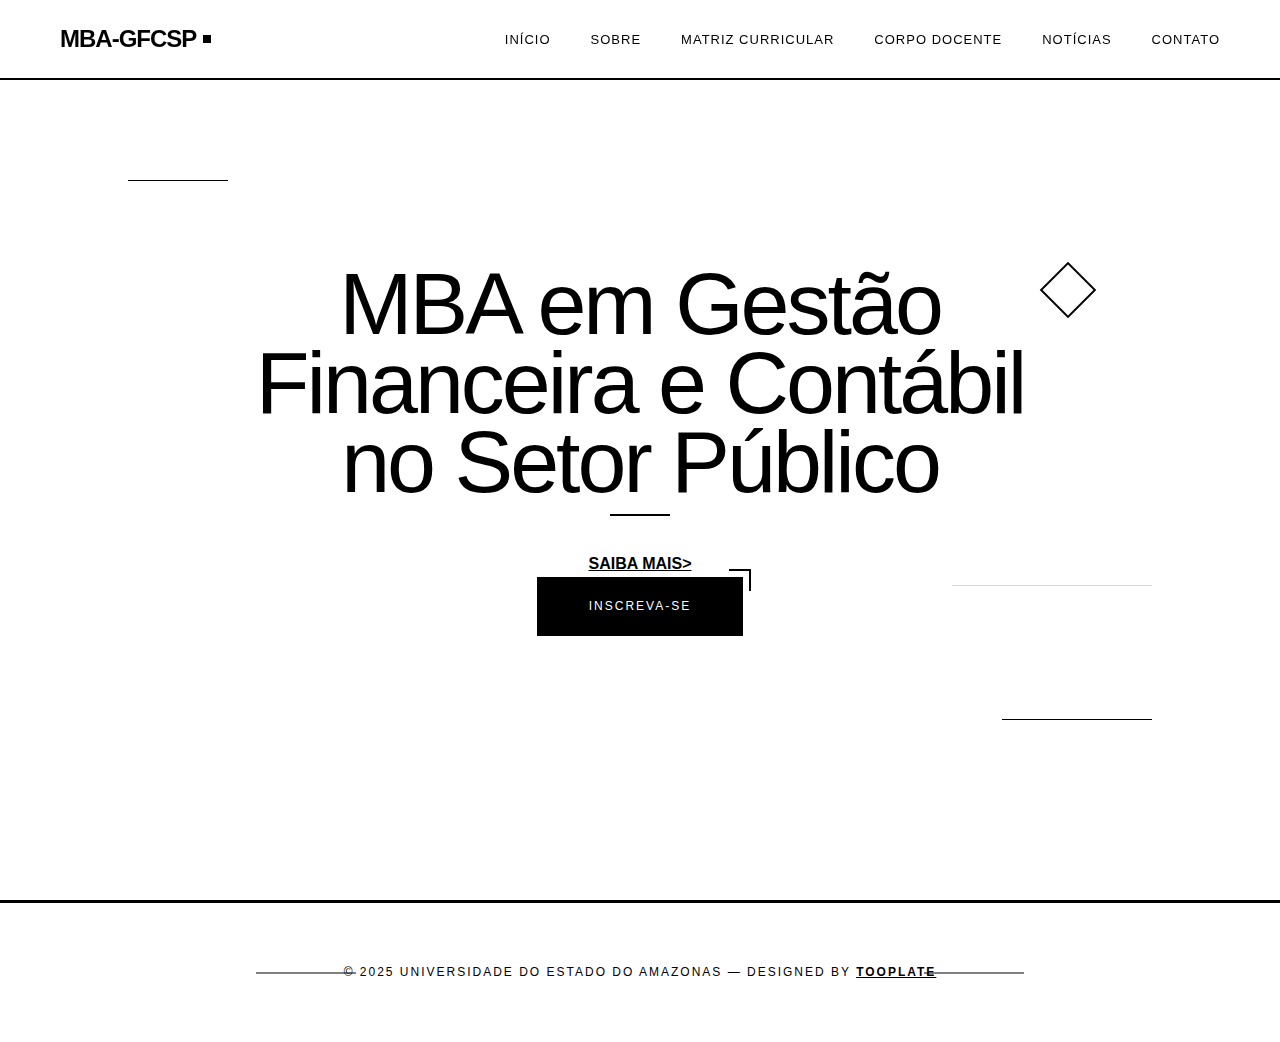
<file: index.html>
<!DOCTYPE html>
<html lang="pt-BR">
<head>
    <meta charset="UTF-8">
    <meta name="viewport" content="width=device-width, initial-scale=1.0">
    <title>MBA-GFCSP</title>
    <link href="index_style.css" rel="stylesheet">
    
</head>
<body>
    <!-- Navegação -->
    <nav id="navbar">
        <div class="nav-container">
            <a href="#home" class="logo">MBA-GFCSP</a>
            <div class="menu-toggle" id="menuToggle">
                <span></span>
                <span></span>
                <span></span>
            </div>
            <ul class="nav-links" id="navLinks">
                <li><a href="index.html" class="nav-link">INÍCIO</a></li>
                <li><a href="sobre.html" class="nav-link">SOBRE</a></li>
                <li><a href="matriz.html" class="nav-link">MATRIZ CURRICULAR</a></li>
                <li><a href="docente.html" class="nav-link">CORPO DOCENTE</a></li>
                <li><a href="Blog.html" class="nav-link">NOTÍCIAS</a></li>
                <li><a href="contato.html" class="nav-link">CONTATO</a></li>
            </ul>
        </div>
    </nav>

    <!-- Section 1: Hero -->
    <section id="home" class="hero">
        <!-- Animated Objects (Reduced) -->
        <div class="floating-objects">
            <div class="floating-circle"></div>
            <div class="floating-circle"></div>
            <div class="floating-square"></div>
            <div class="floating-line"></div>
        </div>
        
        <div class="hero-decoration"></div>
        <div class="hero-content">
            <h1>MBA em Gestão Financeira e Contábil no Setor Público</h1>
            <p class="subtitle"></p><a href="sobre.html" style="color: #000; font-weight: 700;" >SAIBA MAIS></a></p>
            <a href="#about" class="cta-button">INSCREVA-SE</a>
        </div>
    </section>

   

    <!-- Footer -->
    <footer>
        <p>© 2025 Universidade do Estado do Amazonas — Designed by <a href="https://www.tooplate.com" target="_blank" rel="nofollow noopener" style="color: #000; font-weight: 700;">Tooplate</a></p>
    </footer>
<script src="mba-script.js"></script>
</body>
</html>
</file>
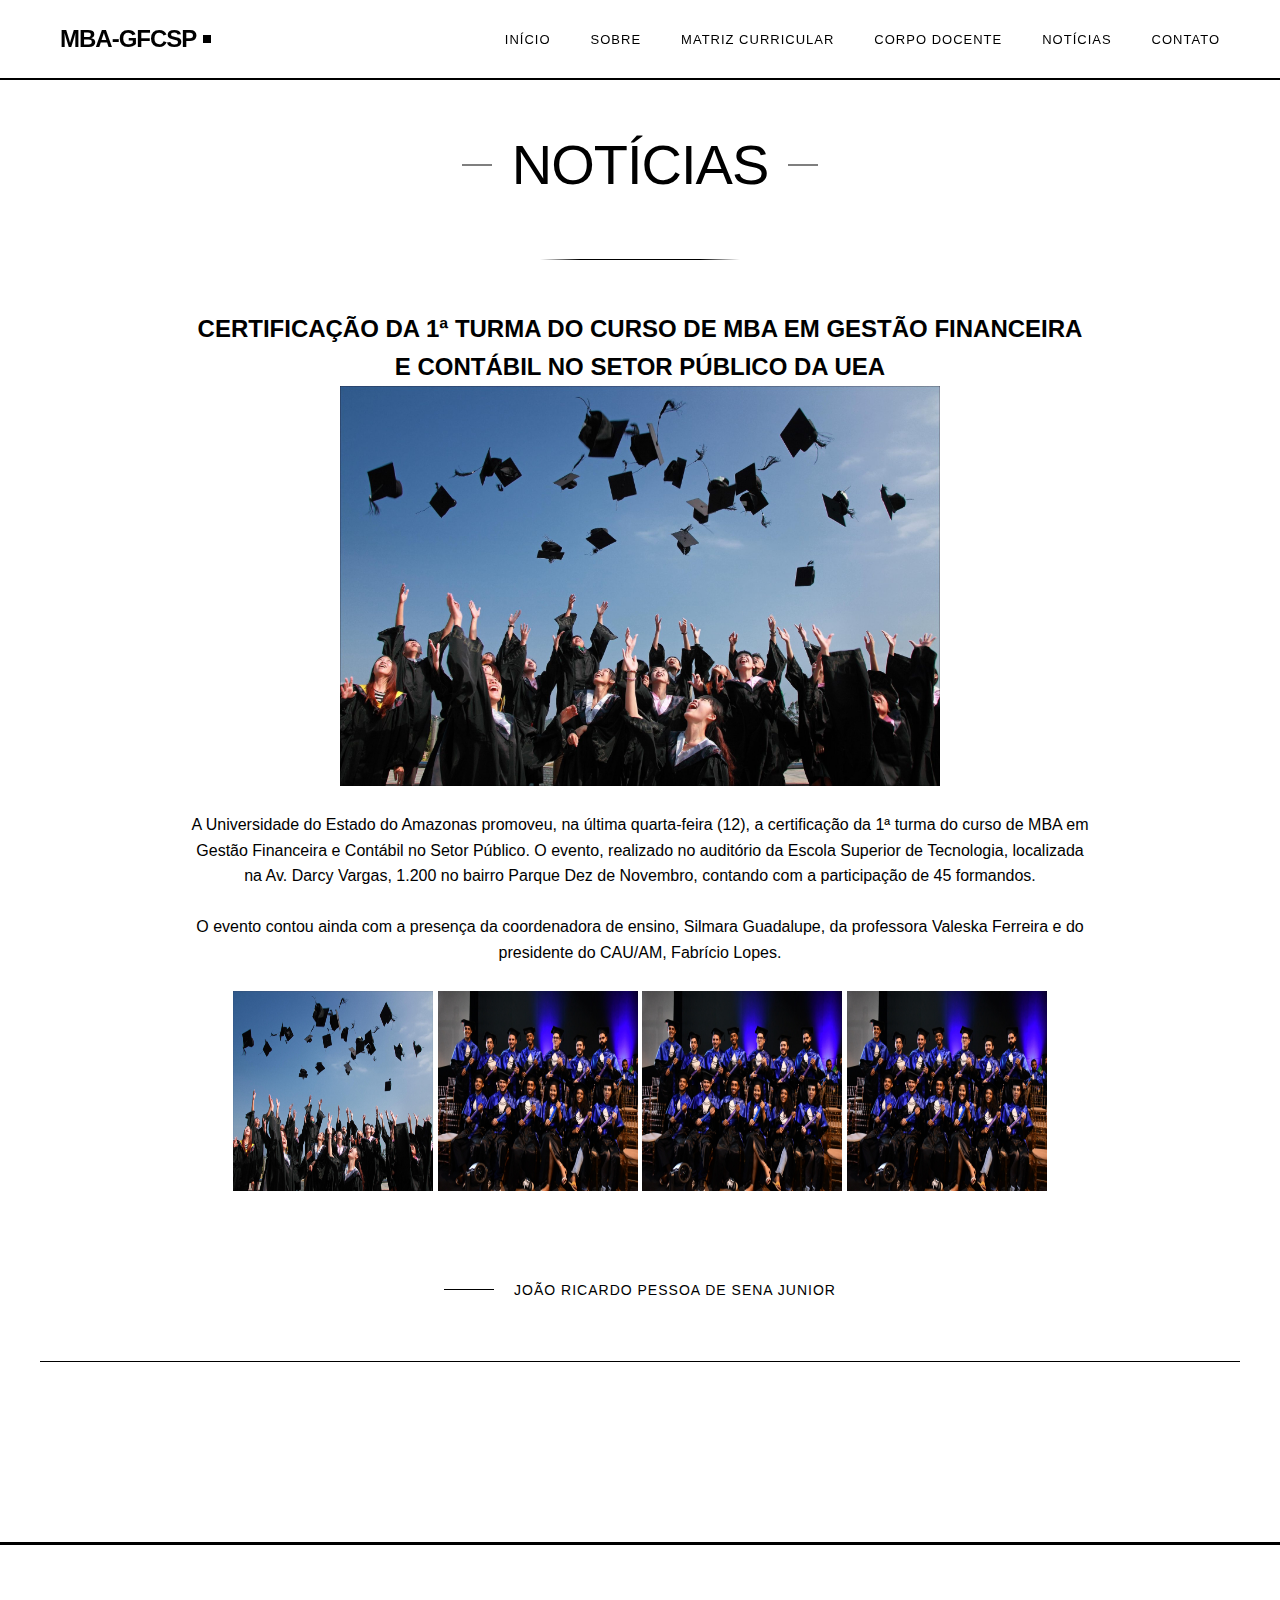
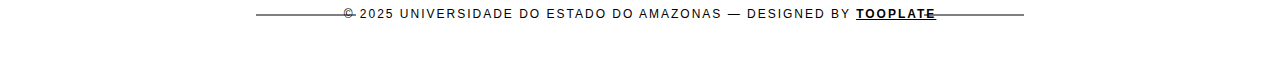
<file: Blog.html>
<!DOCTYPE html>
<html lang="pt-BR">
<head>
    <meta charset="UTF-8">
    <meta name="viewport" content="width=device-width, initial-scale=1.0">
    <title>MBA-GFCSP</title>
    <link href="index_style.css" rel="stylesheet">
    

</head>
<body>
    <!-- Navegação -->
    <nav id="navbar">
        <div class="nav-container">
            <a href="#home" class="logo">MBA-GFCSP</a>
            <div class="menu-toggle" id="menuToggle">
                <span></span>
                <span></span>
                <span></span>
            </div>
            <ul class="nav-links" id="navLinks">
                <li><a href="index.html" class="nav-link">INÍCIO</a></li>
                <li><a href="sobre.html" class="nav-link">SOBRE</a></li>
                <li><a href="matriz.html" class="nav-link">MATRIZ CURRICULAR</a></li>
                <li><a href="docente.html" class="nav-link">CORPO DOCENTE</a></li>
                <li><a href="Blog.html" class="nav-link">NOTÍCIAS</a></li>
                <li><a href="contato.html" class="nav-link">CONTATO</a></li>
            </ul>
        </div>
    </nav>

    <!-- Section 1: Hero -->
     <section>

   
      <section id="about" class="about">
        <div class="container">
            <div class="services-header fade-in">
                <h2>NOTÍCIAS</h2>
            </div>
            
            <div class="about-intro fade-in">
                <div class="quote-block">
                    <article>  
                    <span class="quote-mark"></span>
                    <h2>CERTIFICAÇÃO DA 1ª TURMA DO CURSO DE MBA EM GESTÃO FINANCEIRA E CONTÁBIL NO SETOR PÚBLICO DA UEA</h2> <!-- título da notícia -->

                    <div class="Carrossel">
                    <div class="slides">
                        <img src="Fotos\Noticias\Cert01.jpeg" alt="Descrição da imagem 1" width="600" height="400">
                        <!-- <div class="slides2"><img src="Fotos\Noticias\Cert02.jpeg" alt="Descrição da imagem 1"width="400" height="400"></div>-->
                    </div> 
                    </div>
                        <br>
                        <p>A Universidade do Estado do Amazonas promoveu, na última quarta-feira (12), a certificação da 1ª turma do curso de MBA em Gestão Financeira e Contábil no Setor Público. O evento, realizado no auditório da Escola Superior de Tecnologia, localizada na Av. Darcy Vargas, 1.200 no bairro Parque Dez de Novembro, contando com a participação de 45 formandos.</p>
                        <br>
                        </p>O evento contou ainda com a presença da coordenadora de ensino, Silmara Guadalupe, da professora Valeska Ferreira e do presidente do CAU/AM, Fabrício Lopes.</p><br>
                        
                        <div class="img_noticia">
                            <img src="Fotos\Noticias\Cert01.jpeg" alt="Descrição da imagem 1" width="200" height="200">
                            <img src="Fotos\Noticias\Cert02.jpeg" alt="Descrição da imagem 1" width="200" height="200">
                            <img src="Fotos\Noticias\Cert02.jpeg" alt="Descrição da imagem 1" width="200" height="200">
                            <img src="Fotos\Noticias\Cert02.jpeg" alt="Descrição da imagem 1" width="200" height="200">
                        </div>
               
                </div>
            </div>                           
                    <div class="quote-author"> <!-- Autor da notícia -->
                        <span class="author-line"></span>
                        <p>JOÃO RICARDO PESSOA DE SENA JUNIOR</p>
                    </div>

                    </article>  <div class="black-line"></div>
                    <!--
                    <article>  
                    <span class="quote-mark"></span>
                    <h2>CERTIFICAÇÃO DA 1ª TURMA DO CURSO DE MBA EM GESTÃO FINANCEIRA E CONTÁBIL NO SETOR PÚBLICO DA UEA</h2> 

                    <div class="carousel-container">
                    
                        <div class="slides">
                            <img src="Fotos\Noticias\Cert01.jpeg" alt="Descrição da imagem 1" width="600" height="400">
                        </div>
                    </div>
                        <br>
                        <p>A Universidade do Estado do Amazonas promoveu, na última quarta-feira (12), a certificação da 1ª turma do curso de MBA em Gestão Financeira e Contábil no Setor Público. O evento, realizado no auditório da Escola Superior de Tecnologia, localizada na Av. Darcy Vargas, 1.200 no bairro Parque Dez de Novembro, contando com a participação de 45 formandos.</p>
                        <br>
                        </p>O evento contou ainda com a presença da coordenadora de ensino, Silmara Guadalupe, da professora Valeska Ferreira e do presidente do CAU/AM, Fabrício Lopes.</p><br>
                        /* https://faculdadesantateresa.edu.br/faculdade-santa-teresa-realiza-colacao-de-grau-da-1a-turma-de-arquitetura-e-urbanismo/ /*
                             <div class="carousel-container">
                    
                        <div class="slides">
                            <img src="Fotos\Noticias\Cert01.jpeg" alt="Descrição da imagem 1" width="200" height="200">
                            <img src="Fotos\Noticias\Cert02.jpeg" alt="Descrição da imagem 1" width="200" height="200">
                            <img src="Fotos\Noticias\Cert01.jpeg" alt="Descrição da imagem 1" width="200" height="200">
                            <img src="Fotos\Noticias\Cert01.jpeg" alt="Descrição da imagem 1" width="200" height="200">
                            <img src="Fotos\Noticias\Cert01.jpeg" alt="Descrição da imagem 1" width="200" height="200">
                            <img src="Fotos\Noticias\Cert01.jpeg" alt="Descrição da imagem 1" width="200" height="200">
                        </div>
                    </div>

                    <div class="quote-author"> 
                        <span class="author-line"></span>
                        <p>Nelson Rolihlahla Mandela</p>
                    </div> -->
                    </article> 

                </div>
            </div>

</section>


    <!-- Footer -->
    <footer>
        <p>© 2025 Universidade do Estado do Amazonas — Designed by <a href="https://www.tooplate.com" target="_blank" rel="nofollow noopener" style="color: #000; font-weight: 700;">Tooplate</a></p>
    </footer>
<script src="mba-script.js"></script>
</body>
</html>
</file>
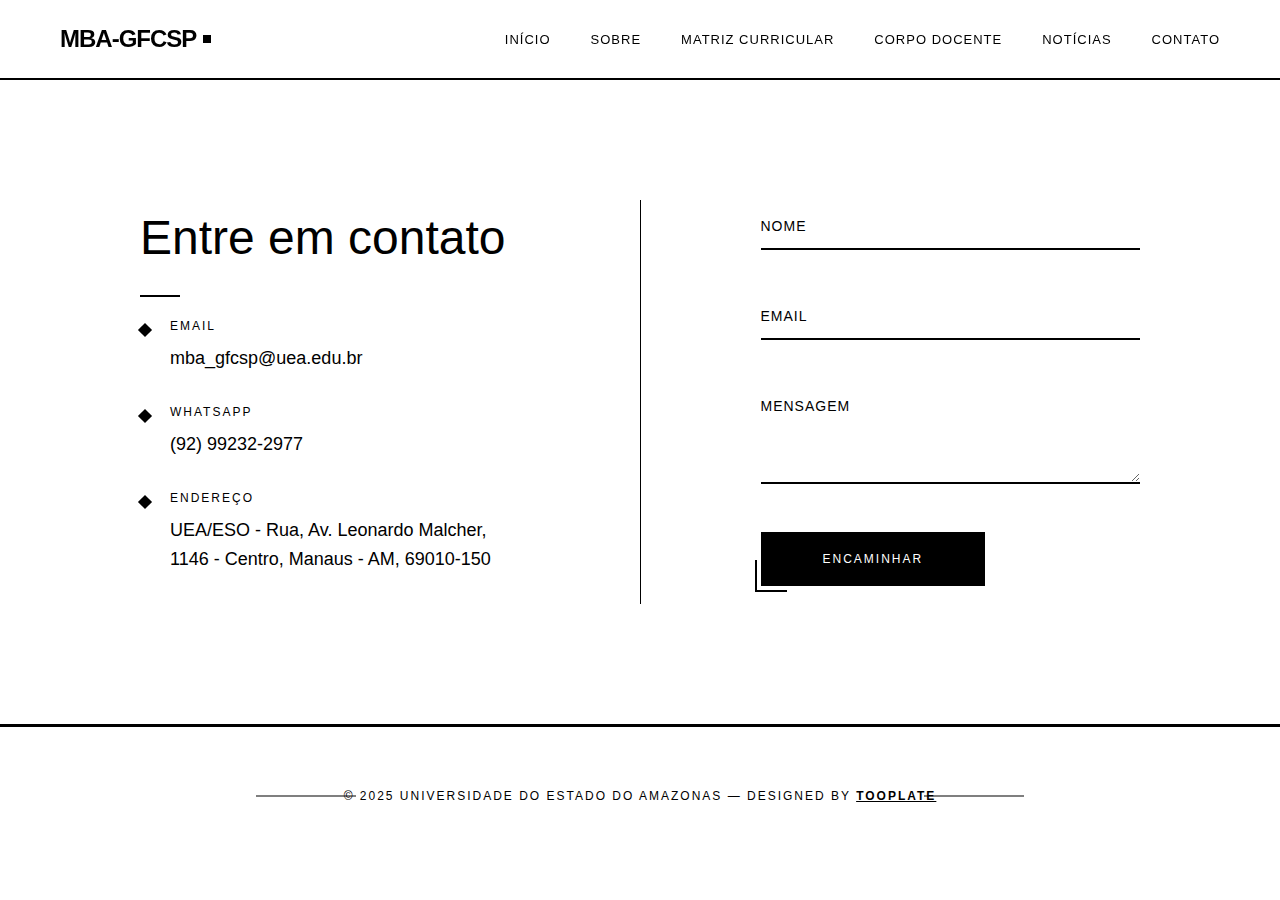
<file: contato.html>
<!DOCTYPE html>
<html lang="pt-BR">
<head>
    <meta charset="UTF-8">
    <meta name="viewport" content="width=device-width, initial-scale=1.0">
    <title>MBA-GFCSP</title>
    <link href="index_style.css" rel="stylesheet">
    
</head>
<body>
    <!-- Navegação -->
    <nav id="navbar">
        <div class="nav-container">
            <a href="#home" class="logo">MBA-GFCSP</a>
            <div class="menu-toggle" id="menuToggle">
                <span></span>
                <span></span>
                <span></span>
            </div>
            <ul class="nav-links" id="navLinks">
                <li><a href="index.html" class="nav-link">INÍCIO</a></li>
                <li><a href="sobre.html" class="nav-link">SOBRE</a></li>
                <li><a href="matriz.html" class="nav-link">MATRIZ CURRICULAR</a></li>
                <li><a href="docente.html" class="nav-link">CORPO DOCENTE</a></li>
                <li><a href="Blog.html" class="nav-link">NOTÍCIAS</a></li>
                <li><a href="contato.html" class="nav-link">CONTATO</a></li>
            </ul>
        </div>
    </nav>

    
    <!-- Section 4: Informações de Contato -->
    <section id="contact" class="contact">
        <div class="container">
            <div class="contact-grid fade-in">
                <div class="contact-info">
                    <h2>Entre em contato</h2>
                    <div class="info-item">
                        <h4>Email</h4>
                        <p>mba_gfcsp@uea.edu.br</p>
                    </div>
                    <div class="info-item">
                        <h4>WhatsApp</h4>
                        <p>(92) 99232-2977</p>
                    </div>
                    <div class="info-item">
                        <h4>Endereço</h4>
                        <p>UEA/ESO - Rua, Av. Leonardo Malcher, 1146 - Centro, Manaus - AM, 69010-150
                        </p>
                    </div>
                </div>
                
                <div class="contact-divider"></div>
                
                <div class="contact-form">
                    <form>
                        <div class="form-group">
                            <input type="text" placeholder=" " required>
                            <label>Nome</label>
                        </div>
                        <div class="form-group">
                            <input type="email" placeholder=" " required>
                            <label>Email</label>
                        </div>
                        <div class="form-group">
                            <textarea rows="4" placeholder=" " required></textarea>
                            <label>Mensagem</label>
                        </div>
                        <button type="submit" class="submit-btn">Encaminhar</button>
                    </form>
                </div>
            </div>
        </div>
    </section>

    <!-- Footer -->
    <footer>
        <p>© 2025 Universidade do Estado do Amazonas — Designed by <a href="https://www.tooplate.com" target="_blank" rel="nofollow noopener" style="color: #000; font-weight: 700;">Tooplate</a></p>
    </footer>
<script src="mba-script.js"></script>
</body>
</html>
</file>
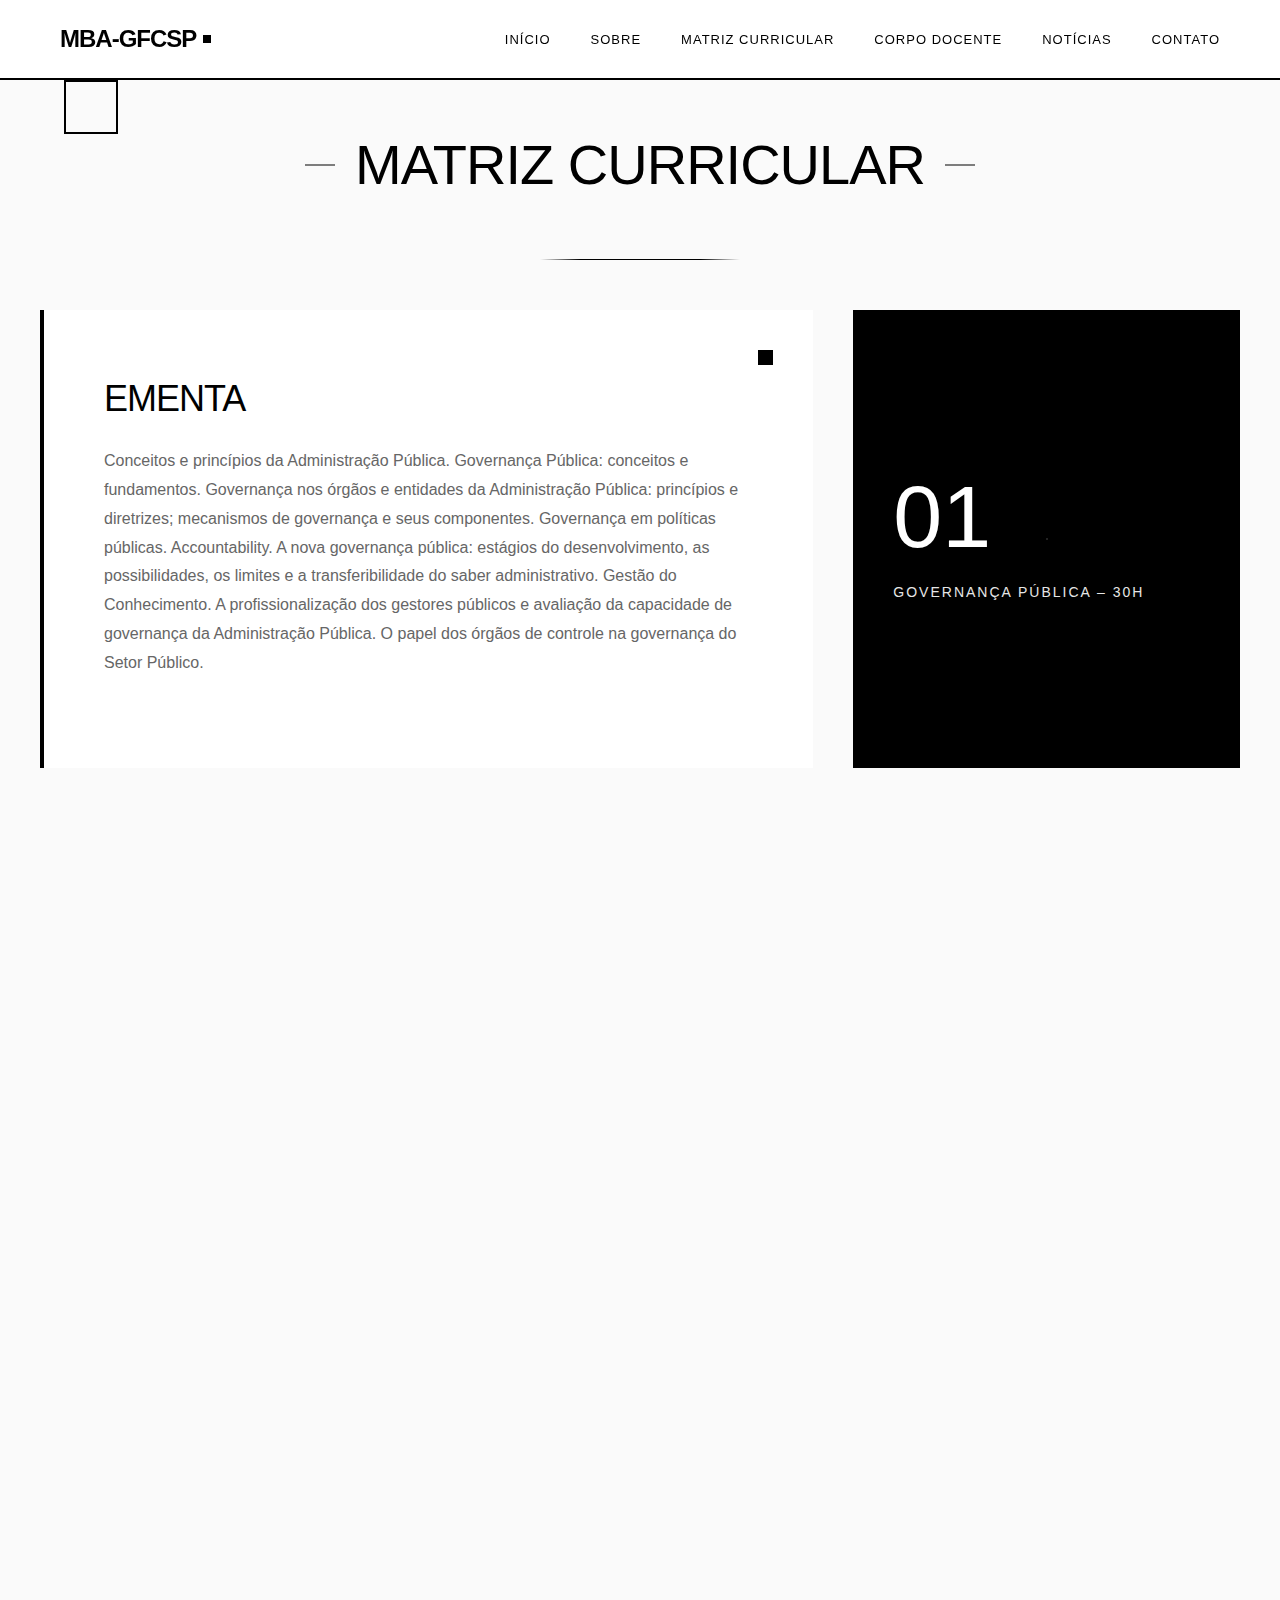
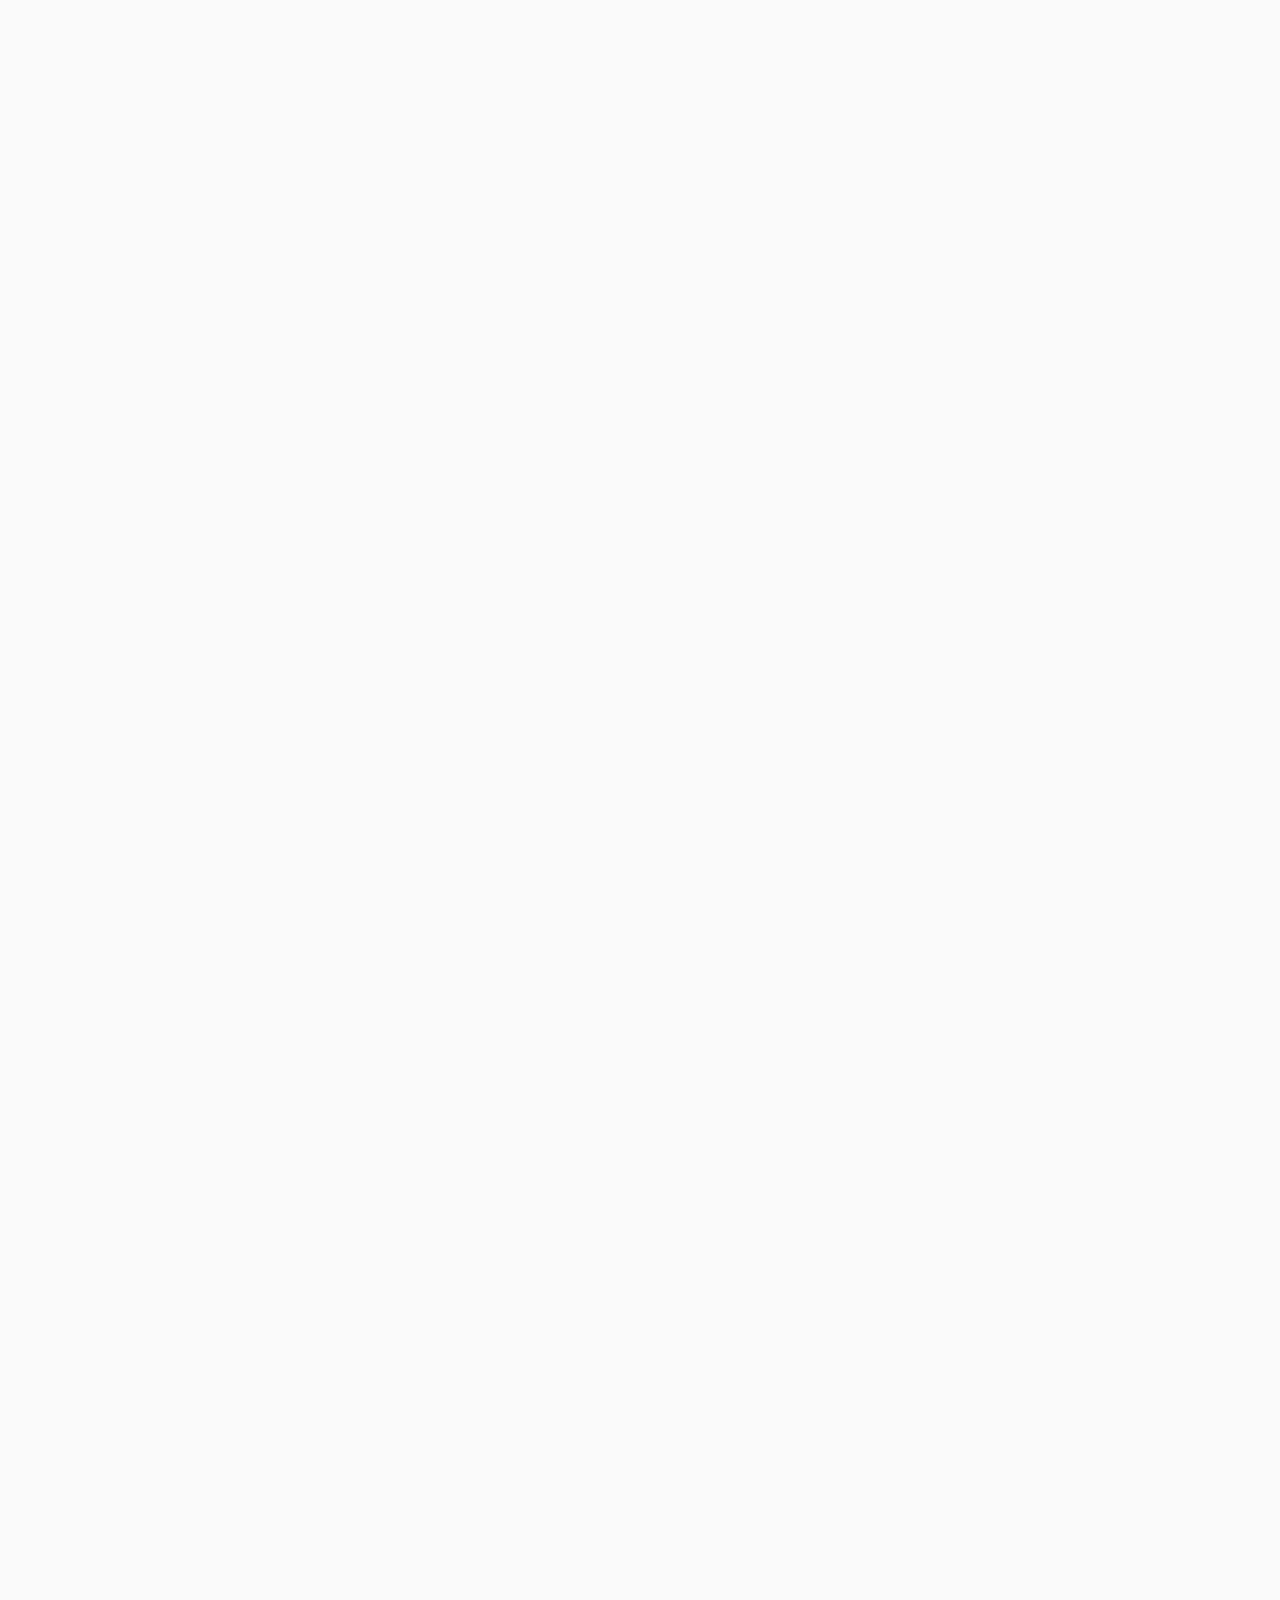
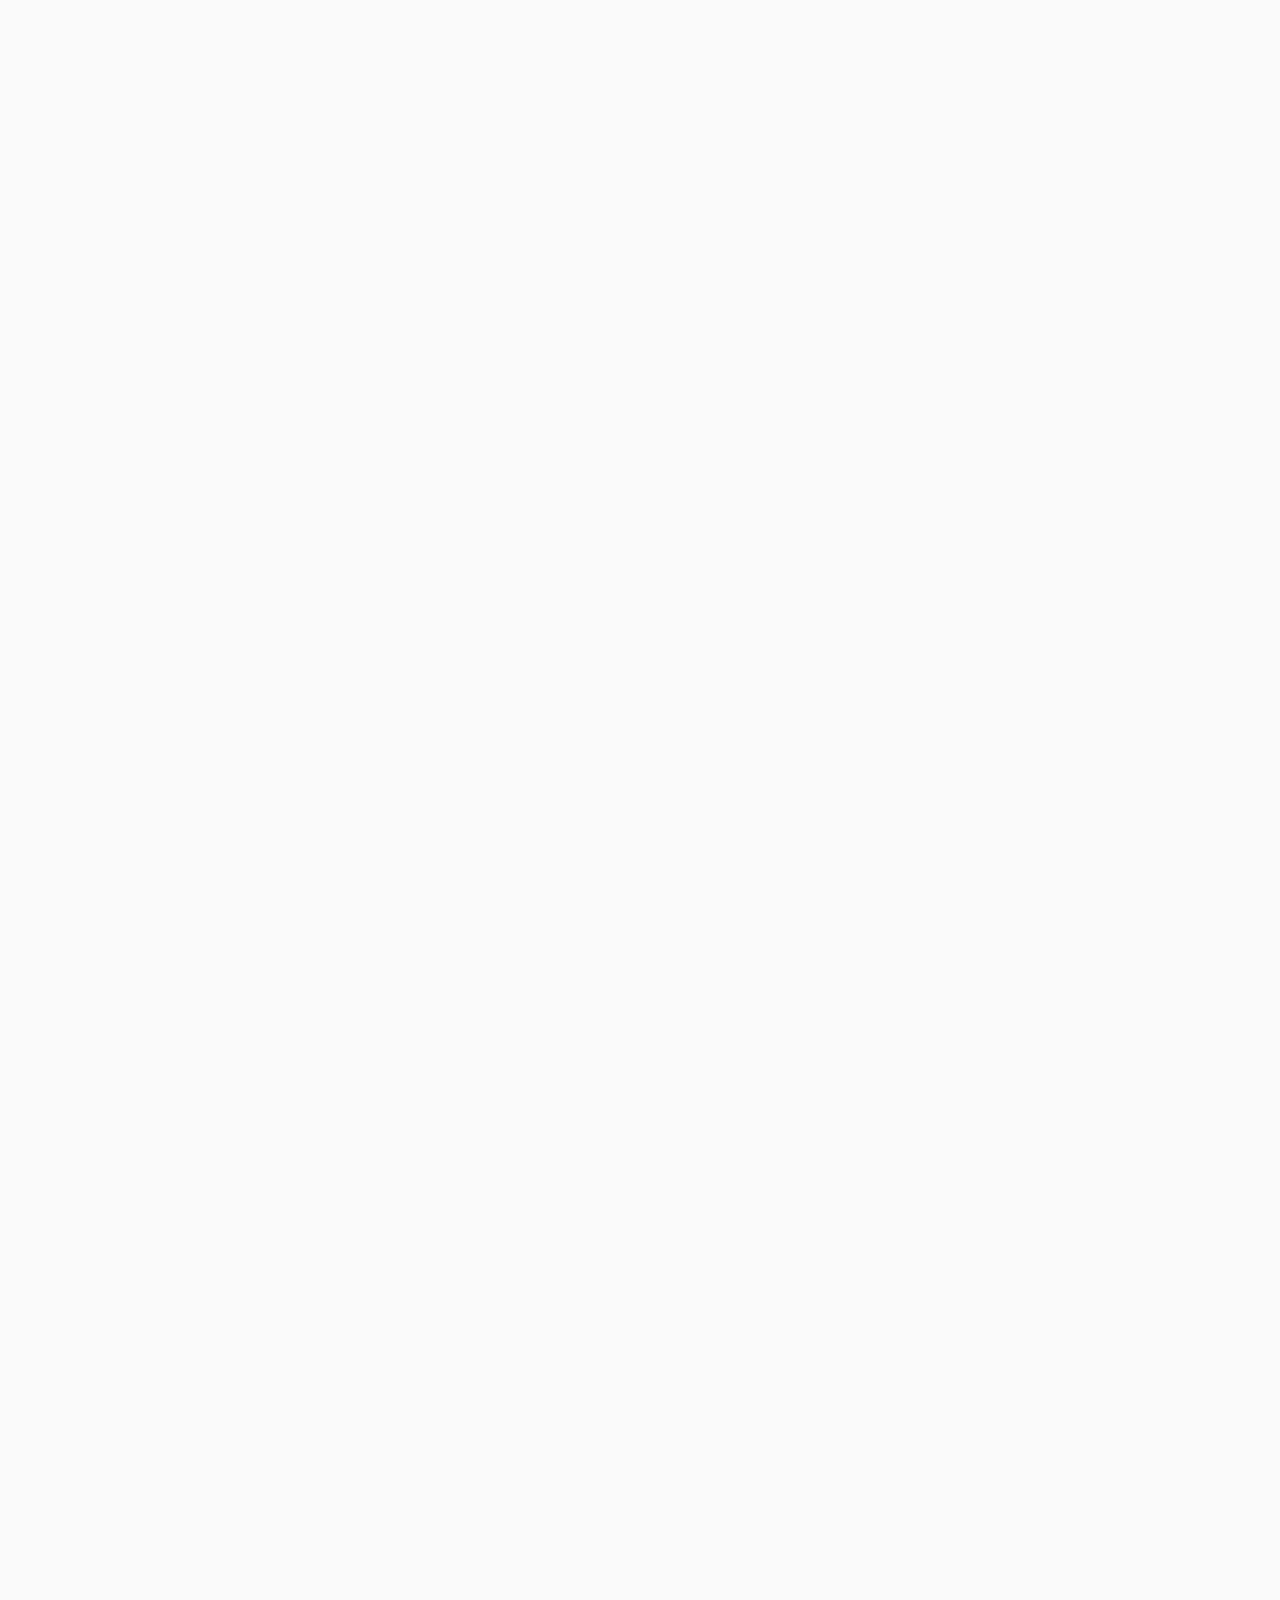
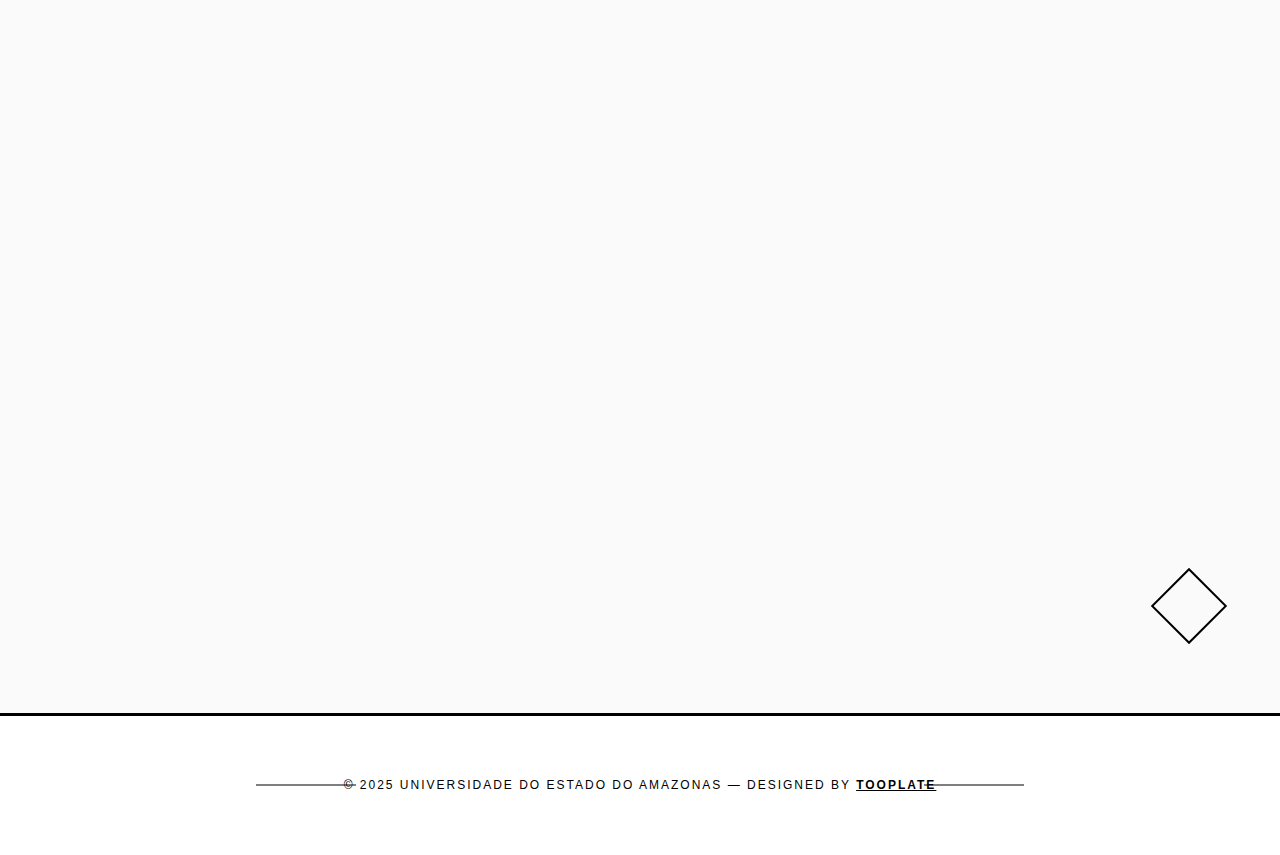
<file: matriz.html>
<!DOCTYPE html>
<html lang="pt-BR">
<head>
    <meta charset="UTF-8">
    <meta name="viewport" content="width=device-width, initial-scale=1.0">
    <title>MBA-GFCSP</title>
    <link href="index_style.css" rel="stylesheet">
    
</head>
<body>
    <!-- Navegação -->
    <nav id="navbar">
        <div class="nav-container">
            <a href="#home" class="logo">MBA-GFCSP</a>
            <div class="menu-toggle" id="menuToggle">
                <span></span>
                <span></span>
                <span></span>
            </div>
            <ul class="nav-links" id="navLinks">
                <li><a href="index.html" class="nav-link">INÍCIO</a></li>
                <li><a href="sobre.html" class="nav-link">SOBRE</a></li>
                <li><a href="matriz.html" class="nav-link">MATRIZ CURRICULAR</a></li>
                <li><a href="docente.html" class="nav-link">CORPO DOCENTE</a></li>
                <li><a href="Blog.html" class="nav-link">NOTÍCIAS</a></li>
                <li><a href="contato.html" class="nav-link">CONTATO</a></li>
            </ul>
        </div>
    </nav>
    <!-- Section 3: Matriz Curricular -->
    <section id="services" class="services">
        <div class="container">
            <div class="services-header fade-in">
                <h2>MATRIZ CURRICULAR</h2>
            </div>
            
            <div class="asymmetric-grid fade-in">
                <div class="service-large">
                    <h3>EMENTA</h3>
                    <p>Conceitos e princípios da Administração Pública. Governança Pública: conceitos e fundamentos. Governança nos órgãos e entidades da Administração Pública: princípios e diretrizes; mecanismos de governança e seus componentes. Governança em políticas públicas. Accountability. A nova governança pública: estágios do desenvolvimento, as possibilidades, os limites e a transferibilidade do saber administrativo. Gestão do Conhecimento.  A profissionalização dos gestores públicos e avaliação da capacidade de governança da Administração Pública. O papel dos órgãos de controle na governança do Setor Público.</p>
                    
                </div>
                <div class="service-small">
                    <div class="service-number">01</div>
                    <h4>GOVERNANÇA PÚBLICA – 30H</h4>
                </div>
            </div>
            
            <div class="asymmetric-grid reverse fade-in">
                <div class="service-small">
                    <div class="service-number">02</div>
                    <h4>PLANEJAMENTO PÚBLICO – 30H</h4>
                </div>
                <div class="service-large">
                    <h3>EMENTA</h3>
                    <p>Conceito de Estado. Estruturas do estado contemporâneo. Intervenção do Governo na Economia. Planejamento Governamental Conceito, finalidade e princípios orçamentários. Instrumentos de Planejamento: Plano Plurianual (PPA), Lei de Diretrizes Orçamentárias (LDO) e Lei Orçamentária Anual (LOA). Aspectos Gerais da Lei de Responsabilidade Fiscal (LRF) no que tange o Orçamento Público. Planejamento Estratégico na Administração Pública.</p>
            </div>
            </div>
            
            <div class="asymmetric-grid fade-in">
                <div class="service-large">
                    <h3>EMENTA</h3>
                    <p>Tipos de Orçamentos.  Fontes de Direito Financeiro. O ciclo orçamentário. Elaboração do orçamento. Receita e Despesa Pública: Conceitos, classificações, estágios.  Restos a pagar processados e não processados. Despesas de exercícios anteriores. Créditos adicionais. Dívida ativa. Crédito Público. </p>
                </div>
                <div class="service-small">
                    <div class="service-number">03</div>
                    <h4>ORÇAMENTO PÚBLICO  30H</h4>
                </div>
            </div>

       <div class="asymmetric-grid reverse fade-in">
                <div class="service-small">
                    <div class="service-number">04</div>
                    <h4>CONTABILIDADE PÚBLICA – 30H</h4>
                </div>
                <div class="service-large">
                    <h3>EMENTA</h3>
                    <p>Normas Internacionais de Contabilidade Aplicadas ao Setor Público publicadas pelo IFAC (IPSAS). Plano de Contas Aplicado ao Setor Público. Natureza da informação contábil. Demonstrações Contábeis Aplicadas ao Setor Público: Balanço Patrimonial, Demonstração das Variações Patrimoniais, Demonstração das Mutações do Patrimônio Líquido, Demonstração dos Fluxos de Caixa, Balanço Orçamentário, Balanço Financeiro e Notas Explicativas.  Parcerias governamentais e convênios.</p>
                </div>
            </div>

            <div class="asymmetric-grid fade-in">
                <div class="service-large">
                    <h3>EMENTA</h3>
                    <p>Objetivos da análise das Demonstrações Contábeis do Setor Público. Métodos de análise: análise vertical, análise horizontal e indicadores econômicos e financeiros. Desenvolvimento de relatórios e pareceres de desempenho econômico-financeiro.</p>
                </div>
                <div class="service-small">
                    <div class="service-number">05</div>
                    <h4>ANÁLISE DAS DEMONSTRAÇÕES FINANCEIRAS – 30H</h4>
                </div>
            </div>

            <div class="asymmetric-grid reverse fade-in">
                <div class="service-small">
                    <div class="service-number">06</div>
                    <h4>LEI DE RESPONSABILIDADE FISCAL – 30H</h4>
                </div>
                <div class="service-large">
                    <h3>EMENTA</h3>
                    <p>Responsabilidade fiscal: conceitos e gestão responsável. Pilares da Lei de Responsabilidade Fiscal: planejamento, transparência, controle e responsabilidade. Equilíbrio entre receitas e despesas. Limites impostos: Despesa com pessoal, dívida, endividamento e operações de crédito, antecipação de Receita Orçamentária, garantia e contragarantias e restos a pagar. Relatórios Resumidos da Execução Orçamentária (RREO) e Relatórios de Gestão Fiscal (RGF).</p>
                </div>
            </div>


            <div class="asymmetric-grid fade-in">
                <div class="service-large">
                    <h3>EMENTA</h3>
                    <p>A controladoria e a estrutura de governança no setor público. Visão de controle no setor público brasileiro: controle interno, controle externo e controle social. Controle legislativo: fiscalização e controle dos atos do Poder Executivo e da Administração Indireta. Controle jurisdicional: posteriori, legalidade dos atos administrativos, revogação e anulação. Avaliação de desempenho no Setor Público. Sistemas de informações sobre gestão pública. Reforma do Estado e Administração Pública Gerencial: as contribuições do New Public Management (NPM) no setor público. Gestão da qualidade do gasto no setor público. Controle de legalidade e legitimidade. Controle e a obrigação de prestar contas (accountability).</p>
                </div>
                <div class="service-small">
                    <div class="service-number">07</div>
                    <h4>CONTROLADORIA E PRESTAÇÃO DE CONTAS – 30H</h4>
                </div>
            </div>

            <div class="asymmetric-grid reverse fade-in">
                <div class="service-small">
                    <div class="service-number">08</div>
                    <h4>AUDITORIA GOVERNAMENTAL E COMPLIANCE – 30H</h4>
                </div>
                <div class="service-large">
                    <h3>EMENTA</h3>
                    <p>Conceitos e objetivos da auditoria governamental. Tipos de fiscalização: contábil, financeira, orçamentária, patrimonial e operacional. Aspectos fiscalizados: legalidade, legitimidade, economicidade, aplicação de subvenções, renúncia de receitas. Tipos de auditoria governamental: operacional e de regularidade (conformidade e financeira). Etapas e desenvolvimento da auditoria de conformidade e da auditoria financeira. </p>
                </div>
            </div>

<div class="asymmetric-grid fade-in">
                <div class="service-large">
                    <h3>EMENTA</h3>
                    <p>Sistema de custos: conceitos e objetivos. Conceitos fundamentais de custos na gestão pública: custo controlável, direto, fixo, indireto, não controlável, variável, de suporte, finalísticos; desembolso; gasto; investimento; perda. Definição dos objetos de custos. Principais métodos de custeio conforme a NBC TSP 34: direto, variável, por absorção parcial e por absorção integral (pleno).</p>
                </div>
                <div class="service-small">
                    <div class="service-number">09</div>
                    <h4>CUSTOS NA GESTÃO PÚBLICA – 30H</h4>
                </div>
            </div>

<div class="asymmetric-grid reverse fade-in">
                <div class="service-small">
                    <div class="service-number">10</div>
                    <h4>GESTÃO ECONÔMICA DO SETOR PÚBLICO – 30H</h4>
                </div>
                <div class="service-large">
                    <h3>EMENTA</h3>
                    <p>O papel do estado na economia de mercado. Falhas de mercado. Falhas do governo. Financiamento das políticas públicas. O gasto público. Política fiscal e estabilização da economia. Dívida pública. A política de incentivos fiscais. Federalismo fiscal. Política fiscal e distribuição de renda.</p>
                </div>
            </div>

<div class="asymmetric-grid fade-in">
                <div class="service-large">
                    <h3>EMENTA</h3>
                    <p>Cultura e clima organizacional. Competências gerenciais. Desenvolvimento na carreira. Fatores responsáveis pela formação, manutenção e desenvolvimento de equipes de alto desempenho. Gerenciamento de conflitos e negociação. Comunicação. Tomada de decisão. </p>
                </div>
                <div class="service-small">
                    <div class="service-number">11</div>
                    <h4>DESENVOLVIMENTO GERENCIAL NO SETOR PÚBLICO – 30H</h4>
                </div>
            </div>

            <div class="asymmetric-grid reverse fade-in">
                <div class="service-small">
                    <div class="service-number">12</div>
                    <h4>MÉTODOS DE PESQUISA E PRODUÇÃO CIENTÍFICA – 30H</h4>
                </div>
                <div class="service-large">
                    <h3>EMENTA</h3>
                    <p>Métodos de Estudo. Ciência, Metodologia e Pesquisa Científica. Tipos e Estratégias de Pesquisa. O projeto de pesquisa. Instrumentos e Técnicas de Coleta, Análise e Interpretação de Dados. Estrutura e Organização de Trabalhos Científicos. Linguagem Científica, Plágio e Apresentação de Trabalhos em Bancas Examinadoras. Estratégias de Publicação em Livros e Periódicos. </p>
                </div>
            </div>

            <!--<div class="asymmetric-grid fade-in"> \\MODELO - LADO DIREITO// 
                <div class="service-large">
                    <h3>MODELO LADO DIREITO </h3>
                    <p>MODELO - NÃO APAGAR</p>
                    <a href="#contact" class="service-tag">Discover</a>
                </div>
                <div class="service-small">
                    <div class="service-number">xx</div>
                    <h4>Vision Focused</h4>
                </div>
            </div> -->

            <!-- <div class="asymmetric-grid reverse fade-in"> \\MODELO - LADO ESQUERDO//
                <div class="service-small">
                    <div class="service-number">12</div>
                    <h4>MODELO</h4>
                </div>
                <div class="service-large">
                    <h3>TITULO</h3>
                    <p>TEXTO. </p>
                    <a href="#contact" class="service-tag">Explore</a>
                </div>
            </div> -->

        </div>
    </section>

<!--
    <div class="coordenador-card">
  <a href="URL_DO_LINK_DO_COORDENADOR" target="_blank" rel="noopener noreferrer">
    <img src="caminho/para/foto.jpg" alt="Foto de [Nome do Coordenador]" title="Veja o perfil de [Nome do Coordenador]">
    <h3>[Nome do Coordenador]</h3>
    <p>
      [Breve resumo das qualificações e responsabilidades do coordenador.]
    </p>
  </a>
</div>
-->
       <!-- Footer -->
    <footer>
        <p>© 2025 Universidade do Estado do Amazonas — Designed by <a href="https://www.tooplate.com" target="_blank" rel="nofollow noopener" style="color: #000; font-weight: 700;">Tooplate</a></p>
    </footer>
<script src="mba-script.js"></script>
</body>
</html>
</file>
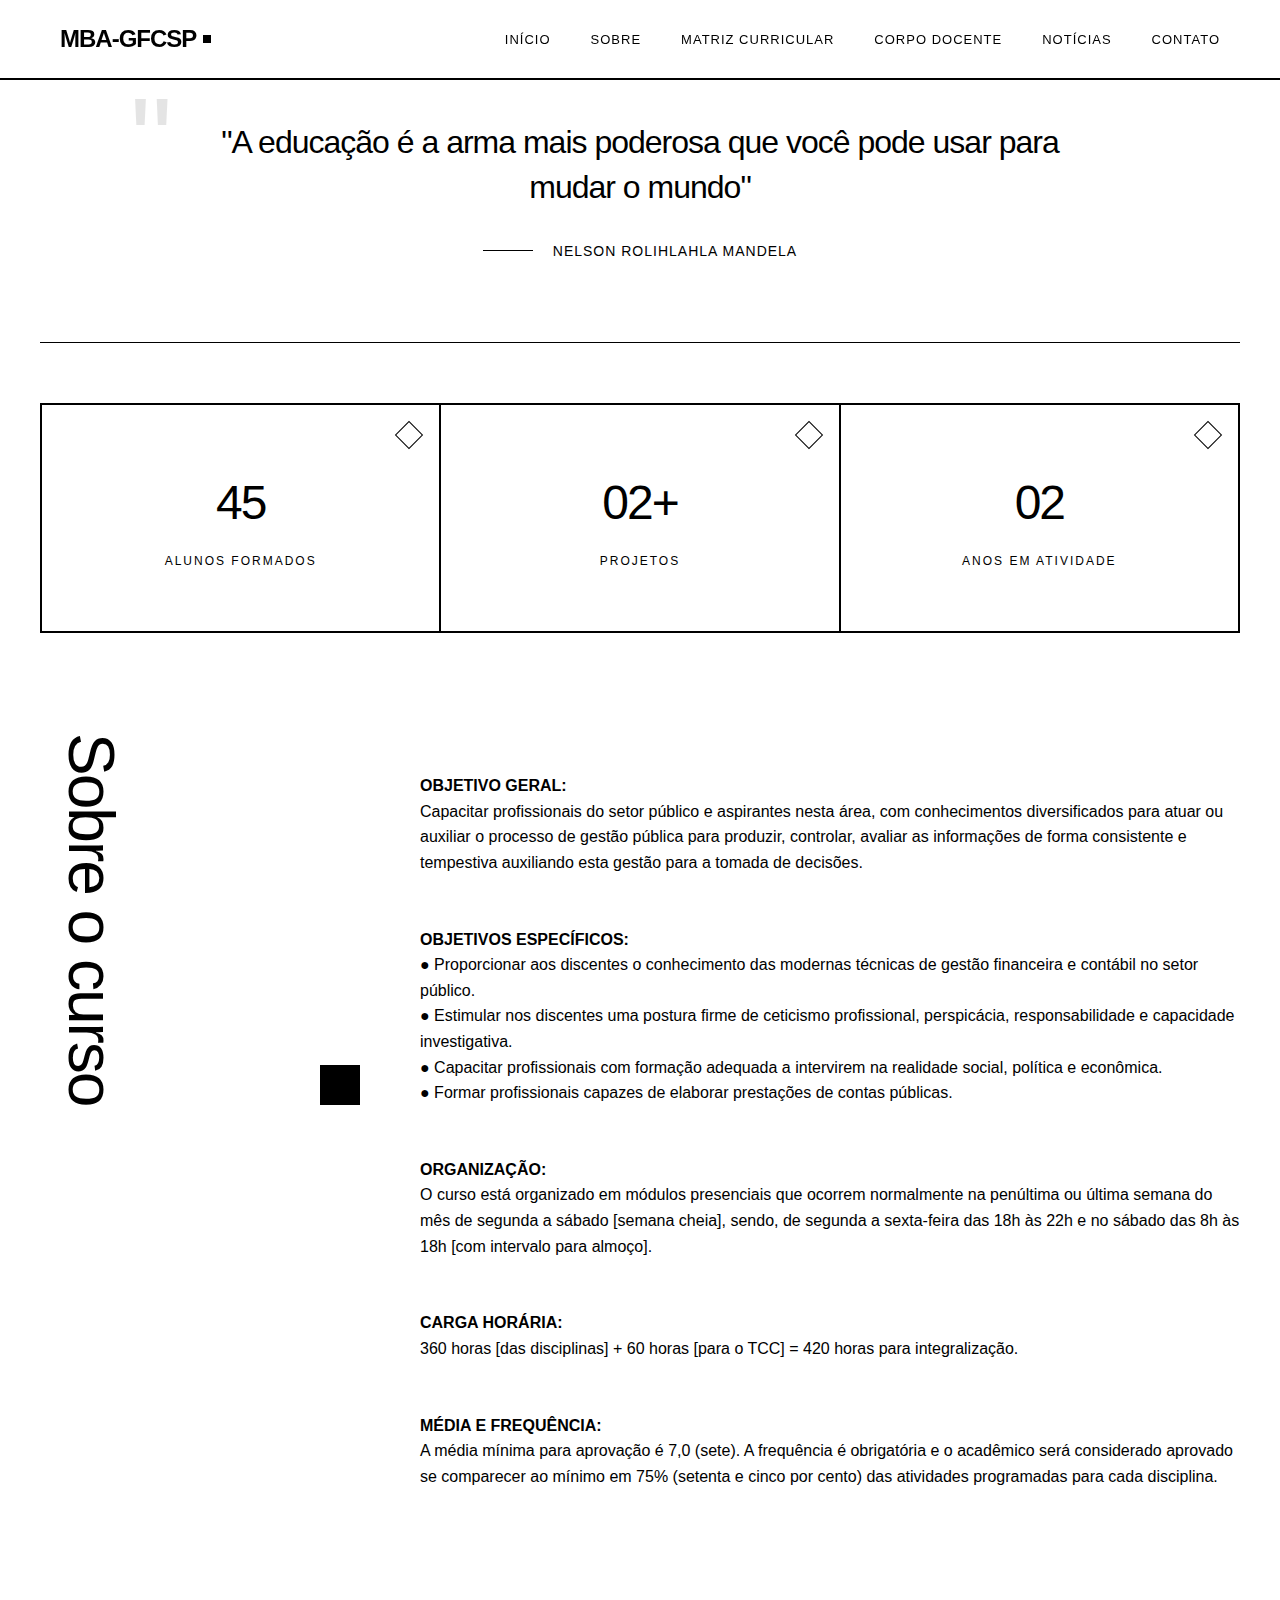
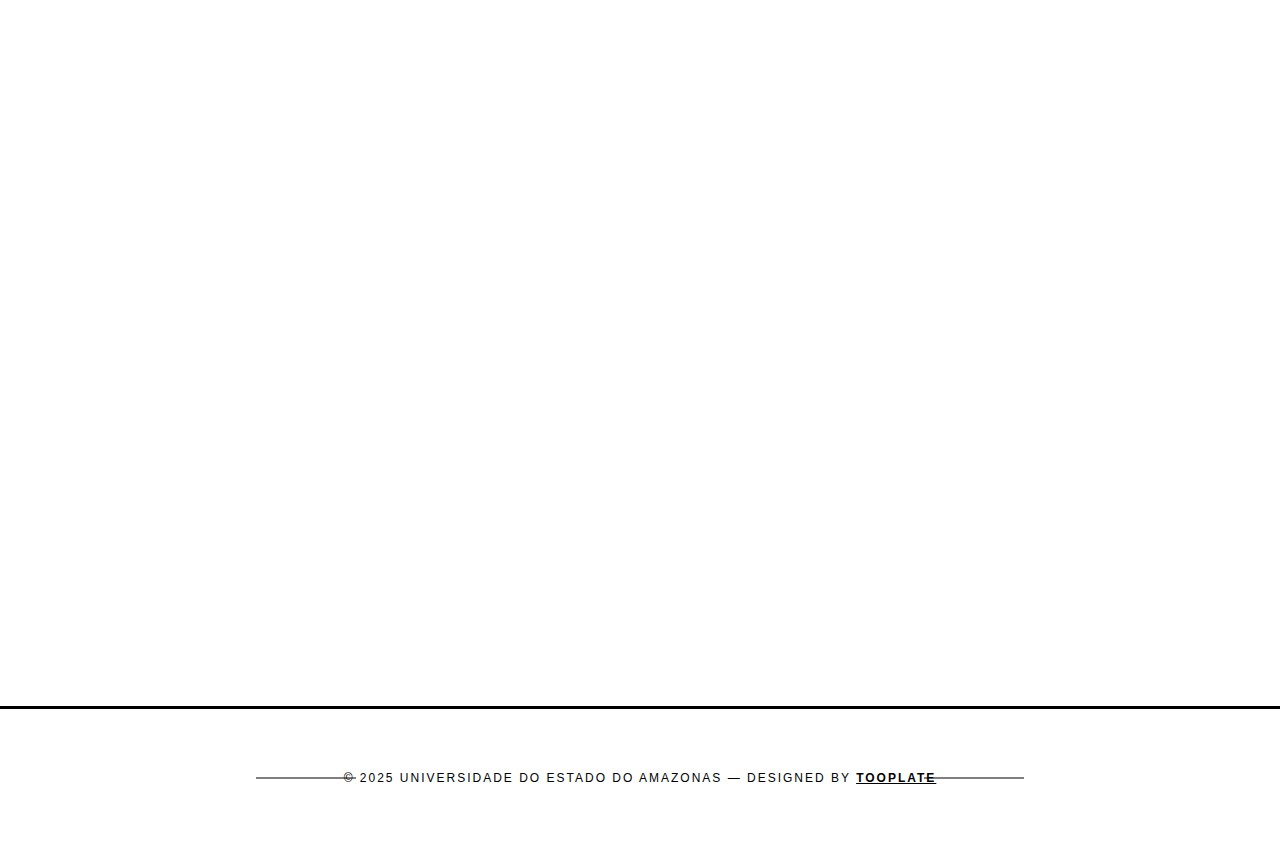
<file: sobre.html>
<!DOCTYPE html>
<html lang="pt-BR">
<head>
    <meta charset="UTF-8">
    <meta name="viewport" content="width=device-width, initial-scale=1.0">
    <title>MBA-GFCSP</title>
    <link href="index_style.css" rel="stylesheet">
    
</head>
<body>
    <!-- Navegação -->
    <nav id="navbar">
        <div class="nav-container">
            <a href="#home" class="logo">MBA-GFCSP</a>
            <div class="menu-toggle" id="menuToggle">
                <span></span>
                <span></span>
                <span></span>
            </div>
            <ul class="nav-links" id="navLinks">
                <li><a href="index.html" class="nav-link">INÍCIO</a></li>
                <li><a href="sobre.html" class="nav-link">SOBRE</a></li>
                <li><a href="matriz.html" class="nav-link">MATRIZ CURRICULAR</a></li>
                <li><a href="docente.html" class="nav-link">CORPO DOCENTE</a></li>
                <li><a href="Blog.html" class="nav-link">NOTÍCIAS</a></li>
                <li><a href="contato.html" class="nav-link">CONTATO</a></li>
            </ul>
        </div>
    </nav>

    <!-- Section 2: SOBRE -->
    <section id="about" class="about">
        <div class="container">
            <!-- Introdução do curso-->
            <div class="about-intro fade-in">
                <div class="quote-block">
                    <span class="quote-mark">"</span>
                    <h3>"A educação é a arma mais poderosa que você pode usar para mudar o mundo"</h3>
                    <div class="quote-author">
                        <span class="author-line"></span>
                        <p>Nelson Rolihlahla Mandela</p>
                    </div>
                </div>
            </div>

            <div class="black-line"></div>

            <!-- Stats Section -->
            <div class="stats-grid fade-in">
                <div class="stat-item">
                    <div class="stat-number">45</div>
                    <div class="stat-label">Alunos Formados</div>
                    <div class="stat-decoration"></div>
                </div>
                <div class="stat-item">
                    <div class="stat-number">02+</div>
                    <div class="stat-label">Projetos</div>
                    <div class="stat-decoration"></div>
                </div>
                <div class="stat-item">
                    <div class="stat-number">02</div>
                    <div class="stat-label">Anos em atividade</div>
                    <div class="stat-decoration"></div>
                </div>
                
            </div>

            <!-- Sobre o curso -->
            <div class="philosophy-section fade-in">
                <div class="philosophy-header">
                    <h2>Sobre o curso</h2>
                    <div class="header-decoration"></div>
                </div>
                <div class="philosophy-content">
                    <div class="philosophy-main">

                        <h4>OBJETIVO GERAL:</h4>
                        <p>Capacitar profissionais do setor público e aspirantes nesta área, com conhecimentos diversificados para atuar ou auxiliar o processo de gestão pública para produzir, controlar, avaliar as informações de forma consistente e tempestiva auxiliando esta gestão para a tomada de decisões.</p>
                        <br><br>

                        <h4>OBJETIVOS ESPECÍFICOS:</h4>

                        <p>●	Proporcionar aos discentes o conhecimento das modernas técnicas de gestão financeira e contábil no setor público.</p>
                        <p>●	Estimular nos discentes uma postura firme de ceticismo profissional, perspicácia, responsabilidade e capacidade investigativa.</p>
                        <p>●	Capacitar profissionais com formação adequada a intervirem na realidade social, política e econômica.</p>
                        <p>●	Formar profissionais capazes de elaborar prestações de contas públicas.</p>
                        <br><br>

                        <h4>ORGANIZAÇÃO:</h4>
                        <p>O curso está organizado em módulos presenciais que ocorrem normalmente na penúltima ou última semana do mês de segunda a sábado [semana cheia], sendo, de segunda a sexta-feira das 18h às 22h e no sábado das 8h às 18h [com intervalo para almoço].</p>
                        <br><br>
                        
                        <h4>CARGA HORÁRIA:</h4>
                        <p>360 horas [das disciplinas] + 60 horas [para o TCC] = 420 horas para integralização.</p>
                        <br><br>

                        <h4>MÉDIA E FREQUÊNCIA:</h4>
                        <p>A média mínima para aprovação é 7,0 (sete). A frequência é obrigatória e o acadêmico será considerado aprovado se comparecer ao mínimo em 75% (setenta e cinco por cento) das atividades programadas para cada disciplina.</p>

                    </div>
                    <div class="philosophy-points">
                        <!-- \\NÃO APAGAR//

                        <div class="point-item">
                            <span class="point-number">01</span>
                            <p>Proporcionar aos discentes o conhecimento das modernas técnicas de gestão financeira e contábil no setor público;</p>
                        </div>
                    -->
                    </div>
                </div>
            </div>
           
            <!-- Coordenação -->
            <div class="process-timeline fade-in">
                <h2 class="section-subtitle">COORDENAÇÃO</h2>
                <div class="timeline-container">
                    <div class="timeline-line"></div>
                    <div class="timeline-item">
                        <div class="timeline-dot"></div>
                        <div class="timeline-content">
                             <img src="Fotos\Coord/Aline.jpg" width="200" height="200">
                            <h4>Coordenadora</h4>
                            <p>Prof. Ma. Aline Gomes Peixoto</p><p>(31) 98637-3848</p>
                        </div>
                    </div>
                    <div class="timeline-item">
                        <div class="timeline-dot"></div>
                        <div class="timeline-content">
                            <img src="Fotos\Coord/Anderson.jpg" width="200" height="200">
                            <h4>Secretário Acadêmico</h4>
                            <p>Anderson Pereira Azevedo</p><p>(92) 99249-6705</p>
                        </div>
                    </div>
                    <div class="timeline-item">
                        <div class="timeline-dot"></div>
                        <div class="timeline-content">
                                <img src="Fotos\Coord/Joao.jpg" width="200" height="200">
                            <h4>Secretário Administrativo</h4>
                            <p>João Ricardo Pessoa de Sena Júnior</p><p>(92) 99232-2977</p>
                        </div>
                    </div>
                    
                </div>
            </div>
        </div>
    </section>
    <!-- Footer -->
    <footer>
        <p>© 2025 Universidade do Estado do Amazonas — Designed by <a href="https://www.tooplate.com" target="_blank" rel="nofollow noopener" style="color: #000; font-weight: 700;">Tooplate</a></p>
    </footer>
<script src="mba-script.js"></script>
</body>
</html>
</file>
<file: index_style.css>
/*

Tooplate 2141 Minimal White

https://www.tooplate.com/view/2141-minimal-white

*/

@charset "utf-8";

/* CSS Document */

 * {
            margin: 0;
            padding: 0;
            box-sizing: border-box;
        }

        body {
            font-family: -apple-system, BlinkMacSystemFont, 'Segoe UI', Roboto, 'Helvetica Neue', Arial, sans-serif;
            line-height: 1.6;
            color: #000;
            background: #fff;
            overflow-x: hidden;
            user-select: auto;
        }

        /* Decorative Elements */
        .black-line {
            width: 100%;
            height: 1px;
            background: #000;
            margin: 60px 0;
        }

        .black-block {
            width: 20px;
            height: 20px;
            background: #000;
            position: absolute;
        }

        .vertical-line {
            width: 1px;
            height: 100px;
            background: #000;
            margin: 40px auto;
        }

        /* Navigation */
        nav {
            position: fixed;
            top: 0;
            width: 100%;
            background: rgba(255, 255, 255, 0.98);
            backdrop-filter: blur(10px);
            z-index: 1000;
            padding: 20px 0;
            border-bottom: 2px solid #000;
            transition: all 0.3s ease;
        }

        nav.scrolled {
            padding: 15px 0;
            box-shadow: 0 2px 20px rgba(0, 0, 0, 0.1);
        }

        .nav-container {
            max-width: 1200px;
            margin: 0 auto;
            padding: 0 20px;
            display: flex;
            justify-content: space-between;
            align-items: center;
        }

        .logo {
            font-size: 24px;
            font-weight: 700;
            letter-spacing: -1px;
            position: relative;
            color: #000;
            text-decoration: none;
        }

        .logo::after {
            content: '';
            position: absolute;
            right: -15px;
            top: 50%;
            transform: translateY(-50%);
            width: 8px;
            height: 8px;
            background: #000;
        }

        /* Hamburger Menu */
        .menu-toggle {
            display: none;
            flex-direction: column;
            justify-content: center;
            align-items: center;
            width: 30px;
            height: 30px;
            cursor: pointer;
            z-index: 1001;
        }

        .menu-toggle span {
            display: block;
            width: 25px;
            height: 2px;
            background: #000;
            margin: 3px 0;
            transition: all 0.3s ease;
        }

        .menu-toggle.active span:nth-child(1) {
            transform: rotate(45deg) translate(5px, 5px);
        }

        .menu-toggle.active span:nth-child(2) {
            opacity: 0;
        }

        .menu-toggle.active span:nth-child(3) {
            transform: rotate(-45deg) translate(7px, -6px);
        }

        .nav-links {
            display: flex;
            gap: 40px;
            list-style: none;
        }

        .nav-links a {
            color: #000;
            text-decoration: none;
            font-size: 13px;
            font-weight: 500;
            letter-spacing: 1px;
            transition: all 0.3s ease;
            position: relative;
        }

        .nav-links a::before {
            content: '';
            position: absolute;
            left: -15px;
            top: 50%;
            transform: translateY(-50%);
            width: 0;
            height: 1px;
            background: #000;
            transition: width 0.3s ease;
        }

        .nav-links a:hover::before,
        .nav-links a.active::before {
            width: 10px;
        }

        .nav-links a.active {
            font-weight: 700;
        }

        /* Section 1: Hero */
        .hero {
            min-height: 100vh;
            display: flex;
            align-items: center;
            justify-content: center;
            padding: 80px 20px;
            position: relative;
            overflow: hidden;
        }

        .hero::before {
            content: '';
            position: absolute;
            top: 20%;
            left: 10%;
            width: 100px;
            height: 1px;
            background: #000;
            animation: slideRight 8s ease-in-out infinite;
        }

        .hero::after {
            content: '';
            position: absolute;
            bottom: 20%;
            right: 10%;
            width: 150px;
            height: 1px;
            background: #000;
            animation: slideLeft 8s ease-in-out infinite;
        }

        .hero-decoration {
            position: absolute;
            top: 30%;
            right: 15%;
            width: 40px;
            height: 40px;
            border: 2px solid #000;
            transform: rotate(45deg);
            animation: rotateSquare 10s linear infinite;
        }

        /* Animated Objects (Reduced) */
        .floating-objects {
            position: absolute;
            width: 100%;
            height: 100%;
            top: 0;
            left: 0;
            pointer-events: none;
            z-index: 1;
        }

        .floating-circle {
            position: absolute;
            width: 80px;
            height: 80px;
            border: 1px solid #000;
            border-radius: 50%;
            opacity: 0.2;
            animation: floatUp 18s ease-in-out infinite;
        }

        .floating-circle:nth-child(1) {
            left: 10%;
            bottom: -100px;
            animation-delay: 0s;
            width: 60px;
            height: 60px;
        }

        .floating-circle:nth-child(2) {
            right: 15%;
            bottom: -100px;
            animation-delay: 8s;
            width: 100px;
            height: 100px;
        }

        .floating-square {
            position: absolute;
            width: 30px;
            height: 30px;
            background: #000;
            opacity: 0.08;
            animation: floatDiagonal 25s linear infinite;
            top: 40%;
            left: -50px;
        }

        .floating-line {
            position: absolute;
            height: 1px;
            background: #000;
            opacity: 0.15;
            animation: expandContract 10s ease-in-out infinite;
            width: 200px;
            top: 65%;
            right: 10%;
            transform-origin: center;
        }

        .hero-content {
            text-align: center;
            max-width: 800px;
            animation: fadeInUp 1s ease;
            position: relative;
            z-index: 2;
        }

        /* Animations */
        @keyframes floatUp {
            0%, 100% {
                transform: translateY(0) scale(1);
                opacity: 0;
            }
            10% {
                opacity: 0.2;
            }
            50% {
                transform: translateY(-600px) scale(1.1);
                opacity: 0.05;
            }
            90% {
                opacity: 0;
            }
        }

        @keyframes floatDiagonal {
            0% {
                transform: translate(0, 0) rotate(0deg);
            }
            100% {
                transform: translate(1400px, -300px) rotate(360deg);
            }
        }

        @keyframes expandContract {
            0%, 100% {
                transform: scaleX(0.5) rotate(0deg);
            }
            50% {
                transform: scaleX(1.2) rotate(180deg);
            }
        }

        @keyframes rotateSquare {
            0% {
                transform: rotate(45deg) scale(1);
            }
            25% {
                transform: rotate(135deg) scale(1.1);
            }
            50% {
                transform: rotate(225deg) scale(1);
            }
            75% {
                transform: rotate(315deg) scale(0.9);
            }
            100% {
                transform: rotate(405deg) scale(1);
            }
        }

        @keyframes slideRight {
            0%, 100% {
                transform: translateX(0);
                opacity: 0.5;
            }
            50% {
                transform: translateX(50px);
                opacity: 1;
            }
        }

        @keyframes slideLeft {
            0%, 100% {
                transform: translateX(0);
                opacity: 0.5;
            }
            50% {
                transform: translateX(-50px);
                opacity: 1;
            }
        }

        .hero h1 {
            font-size: clamp(48px, 8vw, 88px);
            font-weight: 100;
            letter-spacing: -3px;
            margin-bottom: 30px;
            line-height: 0.9;
            position: relative;
        }

        .hero h1::after {
            content: '';
            position: absolute;
            bottom: -15px;
            left: 50%;
            transform: translateX(-50%);
            width: 60px;
            height: 2px;
            background: #000;
        }

        .hero .subtitle {
            font-size: 16px;
            color: #000;
            font-weight: 400;
            margin-bottom: 50px;
            letter-spacing: 2px;
            text-transform: uppercase;
        }

        .cta-button {
            display: inline-block;
            padding: 18px 50px;
            background: #000;
            color: #fff;
            text-decoration: none;
            font-size: 12px;
            letter-spacing: 2px;
            transition: all 0.3s ease;
            border: 2px solid #000;
            position: relative;
        }

        .cta-button::before {
            content: '';
            position: absolute;
            top: -10px;
            right: -10px;
            width: 20px;
            height: 20px;
            border-top: 2px solid #000;
            border-right: 2px solid #000;
        }

        .cta-button:hover {
            background: transparent;
            color: #000;
            transform: translate(-5px, -5px);
        }

        /* Section 2: About - Mixed Layouts */
        .about {
            padding: 120px 20px;
            background: #fff;
            position: relative;
        }

        .about::before {
            content: '';
            position: absolute;
            top: 50px;
            left: 0;
            width: 100%;
            height: 1px;
            background: #000;
        }

        .container {
            max-width: 1200px;
            margin: 0 auto;
        }

        /* Quote Block */
        .about-intro {
            margin-bottom: 80px;
        }

        .quote-block {
            max-width: 900px;
            margin: 0 auto;
            text-align: center;
            position: relative;
        }

        .quote-mark {
            font-size: 120px;
            line-height: 1;
            font-weight: 100;
            position: absolute;
            top: -40px;
            left: -60px;
            opacity: 0.1;
        }

        .quote-block h3 {
            font-size: 32px;
            font-weight: 300;
            line-height: 1.4;
            letter-spacing: -1px;
            margin-bottom: 30px;
        }

        .quote-author {
            display: flex;
            align-items: center;
            justify-content: center;
            gap: 20px;
        }

        .author-line {
            width: 50px;
            height: 1px;
            background: #000;
        }

        .quote-author p {
            font-size: 14px;
            letter-spacing: 1px;
            text-transform: uppercase;
            font-weight: 500;
        }

        /* Stats Grid */
        .stats-grid {
            display: grid;
            grid-template-columns: repeat(auto-fit, minmax(200px, 1fr));
            gap: 2px;
            background: #000;
            padding: 2px;
            margin-bottom: 100px;
        }

        .stat-item {
            background: #fff;
            padding: 60px 20px;
            text-align: center;
            position: relative;
        }

        .stat-number {
            font-size: 48px;
            font-weight: 100;
            letter-spacing: -2px;
            margin-bottom: 10px;
        }

        .stat-label {
            font-size: 12px;
            letter-spacing: 2px;
            text-transform: uppercase;
            font-weight: 500;
        }

        .stat-decoration {
            position: absolute;
            top: 20px;
            right: 20px;
            width: 20px;
            height: 20px;
            border: 1px solid #000;
            transform: rotate(45deg);
        }

        /* Philosophy Section */
        .philosophy-section {
            display: grid;
            grid-template-columns: 300px 1fr;
            gap: 80px;
            margin-bottom: 100px;
            align-items: start;
        }

        .philosophy-header {
            position: relative;
        }

        .philosophy-header h2 {
            font-size: 64px;
            font-weight: 100;
            letter-spacing: -2px;
            writing-mode: vertical-rl;
            text-orientation: mixed;
        }

        .header-decoration {
            position: absolute;
            bottom: 0;
            right: -20px;
            width: 40px;
            height: 40px;
            background: #000;
        }

        .philosophy-content {
            padding-top: 40px;
        }

        .lead-text {
            font-size: 24px;
            line-height: 1.6;
            margin-bottom: 60px;
            font-weight: 300;
        }

        .philosophy-points {
            display: grid;
            grid-template-columns: repeat(3, 1fr);
            gap: 40px;
        }

        .point-item {
            position: relative;
            padding-left: 20px;
        }

        .point-number {
            position: absolute;
            left: 0;
            top: 0;
            font-size: 10px;
            font-weight: 700;
        }

        .point-item h4 {
            font-size: 16px;
            font-weight: 500;
            margin-bottom: 8px;
            letter-spacing: 0.5px;
        }

        .point-item p {
            font-size: 14px;
            color: #666;
            line-height: 1.6;
        }

        /* Process Timeline */
        .process-timeline {
            margin-bottom: 100px;
        }

        .section-subtitle {
            font-size: 48px;
            font-weight: 100;
            text-align: center;
            margin-bottom: 60px;
            letter-spacing: -1px;
        }

        .timeline-container {
            position: relative;
            display: flex;
            justify-content: space-between;
            max-width: 900px;
            margin: 0 auto;
        }

        .timeline-line {
            position: absolute;
            top: 20px;
            left: 0;
            right: 0;
            height: 2px;
            background: #000;
            z-index: 0;
        }

        .timeline-item {
            position: relative;
            text-align: center;
            flex: 1;
        }

        .timeline-dot {
            width: 40px;
            height: 40px;
            background: #fff;
            border: 2px solid #000;
            margin: 0 auto 30px;
            position: relative;
            z-index: 1;
            transition: all 0.3s ease;
        }

        .timeline-item:hover .timeline-dot {
            background: #000;
            transform: rotate(45deg);
        }

        .timeline-content h4 {
            font-size: 18px;
            font-weight: 500;
            margin-bottom: 8px;
            letter-spacing: 0.5px;
        }

        .timeline-content p {
            font-size: 14px;
            color: #666;
        }

        /* Values Grid */
        .values-section {
            text-align: center;
        }

        .values-header {
            display: flex;
            align-items: center;
            justify-content: center;
            gap: 30px;
            margin-bottom: 60px;
        }

        .values-header h2 {
            font-size: 48px;
            font-weight: 100;
            letter-spacing: -1px;
        }

        .black-square {
            width: 15px;
            height: 15px;
            background: #000;
        }

        .values-grid {
            display: grid;
            grid-template-columns: repeat(4, 1fr);
            gap: 1;
        }

        .value-card {
            padding: 60px 20px;
            border: 1px solid #000000;
            transition: all 0.3s ease;
        }

        .value-card.black {
            background: #000;
            color: #fff;
        }

        .value-icon {
            font-size: 48px;
            font-weight: 100;
            margin-bottom: 20px;
        }

        .value-card h4 {
            font-size: 14px;
            letter-spacing: 2px;
            text-transform: uppercase;
            font-weight: 500;
        }

        .value-card:hover {
            transform: translateY(-10px);
        }

        .split-layout {
            display: grid;
            grid-template-columns: 1fr 2px 1fr;
            gap: 60px;
            align-items: center;
            margin-top: 80px;
        }

        .split-divider {
            width: 2px;
            height: 300px;
            background: #000;
            justify-self: center;
        }

        .split-left {
            text-align: right;
            padding-right: 20px;
        }

        .split-left h2 {
            font-size: 64px;
            font-weight: 100;
            letter-spacing: -2px;
            margin-bottom: 30px;
            position: relative;
        }

        .split-left h2::before {
            content: '';
            position: absolute;
            left: -40px;
            top: 50%;
            width: 30px;
            height: 30px;
            background: #000;
            transform: translateY(-50%);
        }

        .split-right {
            padding-left: 20px;
        }

        .split-right p {
            font-size: 18px;
            line-height: 2;
            margin-bottom: 30px;
        }

        .accent-box {
            display: inline-block;
            padding: 10px 20px;
            border: 1px solid #000;
            font-size: 12px;
            letter-spacing: 1px;
            text-transform: uppercase;
            position: relative;
        }

        .accent-box::after {
            content: '';
            position: absolute;
            bottom: -5px;
            right: -5px;
            width: 100%;
            height: 100%;
            background: #000;
            z-index: -1;
        }

        /* Section 3: Services - Asymmetric Grid */
        .services {
            padding: 120px 20px;
            background: #fafafa;
            position: relative;
        }

        .services::before,
        .services::after {
            content: '';
            position: absolute;
            width: 50px;
            height: 50px;
            border: 2px solid #000;
        }

        .services::before {
            top: 80px;
            left: 5%;
            animation: rotateSlowly 20s linear infinite;
        }

        .services::after {
            bottom: 80px;
            right: 5%;
            transform: rotate(45deg);
            animation: rotateSlowly 20s linear infinite reverse;
        }

        @keyframes rotateSlowly {
            from { transform: rotate(0deg); }
            to { transform: rotate(360deg); }
        }

        .services-header {
            text-align: center;
            margin-bottom: 80px;
            position: relative;
        }

        .services-header h2 {
            font-size: 56px;
            font-weight: 100;
            letter-spacing: -1px;
            margin-bottom: 20px;
            position: relative;
            display: inline-block;
        }

        .services-header h2::before,
        .services-header h2::after {
            content: '';
            position: absolute;
            width: 30px;
            height: 1px;
            background: #000;
            top: 50%;
            transform: translateY(-50%);
        }

        .services-header h2::before {
            left: -50px;
        }

        .services-header h2::after {
            right: -50px;
        }

        .services-header::after {
            content: '';
            position: absolute;
            bottom: -30px;
            left: 50%;
            transform: translateX(-50%);
            width: 200px;
            height: 1px;
            background: linear-gradient(to right, transparent, #000 20%, #000 80%, transparent);
        }

        .asymmetric-grid {
            display: grid;
            grid-template-columns: 2fr 1fr;
            gap: 40px;
            margin-bottom: 40px;
            position: relative;
        }

        .asymmetric-grid.reverse {
            grid-template-columns: 1fr 2fr;
        }

        .service-large * {
            position: relative;
            z-index: 1;
        }

        .service-large {
            background: #fff;
            padding: 60px;
            border-left: 4px solid #000;
            position: relative;
            transition: all 0.4s cubic-bezier(0.25, 0.46, 0.45, 0.94);
            overflow: hidden;
        }

        .service-large::before {
            content: '';
            position: absolute;
            top: 0;
            left: -100%;
            width: 100%;
            height: 100%;
            background: rgba(0, 0, 0, 0.02);
            transition: left 0.6s ease;
            pointer-events: none;
        }

        .service-large:hover::before {
            left: 0;
        }

        .service-large::after {
            content: '';
            position: absolute;
            top: 40px;
            right: 40px;
            width: 15px;
            height: 15px;
            background: #000;
            transition: all 0.3s ease;
            pointer-events: none;
            z-index: 0;
        }

        .service-large:hover::after {
            transform: scale(1.5) rotate(45deg);
        }

        .service-large:hover {
            transform: translateX(10px);
            border-left-width: 8px;
        }

        .asymmetric-grid.reverse .service-large {
            border-left: none;
            border-right: 4px solid #000;
        }

        .asymmetric-grid.reverse .service-large::after {
            right: auto;
            left: 40px;
        }

        .asymmetric-grid.reverse .service-large:hover {
            transform: translateX(-10px);
            border-right-width: 8px;
        }

        .service-small {
            background: #000;
            color: #fff;
            padding: 40px;
            display: flex;
            flex-direction: column;
            justify-content: center;
            position: relative;
            overflow: hidden;
            transition: all 0.4s ease;
        }

        .service-small::before {
            content: '';
            position: absolute;
            top: 50%;
            left: 50%;
            transform: translate(-50%, -50%);
            width: 0;
            height: 0;
            border: 1px solid rgba(255, 255, 255, 0.2);
            border-radius: 50%;
            transition: all 0.6s ease;
            pointer-events: none;
        }

        .service-small:hover::before {
            width: 200px;
            height: 200px;
        }

        .service-number {
            font-size: 88px;
            font-weight: 100;
            line-height: 1;
            margin-bottom: 20px;
            transition: all 0.3s ease;
            position: relative;
        }

        .service-small:hover .service-number {
            transform: scale(1.1);
        }

        .service-large h3,
        .service-large p {
            position: relative;
            z-index: 1;
            user-select: text;
        }

        .service-large h3 {
            font-size: 36px;
            font-weight: 300;
            margin-bottom: 20px;
            letter-spacing: -1px;
            display: inline-block;
        }

        .service-large h3::after {
            content: '';
            position: absolute;
            bottom: -10px;
            left: 0;
            width: 0;
            height: 1px;
            background: #000;
            transition: width 0.3s ease;
        }

        .service-large:hover h3::after {
            width: 100%;
        }

        .service-large p {
            color: #666;
            line-height: 1.8;
            font-size: 16px;
            margin-bottom: 30px;
            user-select: text;
            -webkit-user-select: text;
            -moz-user-select: text;
            -ms-user-select: text;
        }

        .service-tag {
            display: inline-block;
            padding: 8px 16px;
            border: 1px solid #000;
            font-size: 11px;
            letter-spacing: 1px;
            text-transform: uppercase;
            margin-top: 20px;
            transition: all 0.3s ease;
            cursor: pointer;
            position: relative;
            z-index: 1;
            text-decoration: none;
            color: #000;
        }

        .service-tag:hover {
            background: #000;
            color: #fff;
            transform: translateY(-2px);
        }

        .service-small h4 {
            font-size: 14px;
            letter-spacing: 2px;
            text-transform: uppercase;
            font-weight: 400;
            opacity: 0.9;
            transition: all 0.3s ease;
        }

        .service-small:hover h4 {
            opacity: 1;
            letter-spacing: 3px;
        }

        /* Section 4: Contact - Minimal Form */
        .contact {
            padding: 120px 20px;
            background: #fff;
            position: relative;
        }

        .contact-grid {
            display: grid;
            grid-template-columns: 1fr 1px 1fr;
            gap: 80px;
            max-width: 1000px;
            margin: 80px auto 0;
        }

        .contact-divider {
            background: #000;
            width: 1px;
            height: 100%;
        }

        .contact-info {
            padding-right: 40px;
        }

        .contact-info h2 {
            font-size: 48px;
            font-weight: 100;
            margin-bottom: 40px;
            position: relative;
        }

        .contact-info h2::after {
            content: '';
            position: absolute;
            bottom: -20px;
            left: 0;
            width: 40px;
            height: 2px;
            background: #000;
        }

        .info-item {
            margin-bottom: 30px;
            padding-left: 30px;
            position: relative;
        }

        .info-item::before {
            content: '';
            position: absolute;
            left: 0;
            top: 8px;
            width: 10px;
            height: 10px;
            background: #000;
            transform: rotate(45deg);
        }

        .info-item h4 {
            font-size: 12px;
            letter-spacing: 2px;
            text-transform: uppercase;
            margin-bottom: 8px;
            font-weight: 500;
        }

        .info-item p {
            font-size: 18px;
            font-weight: 300;
        }

        .contact-form {
            padding-left: 40px;
        }

        .form-group {
            margin-bottom: 40px;
            position: relative;
        }

        .form-group input,
        .form-group textarea {
            width: 100%;
            padding: 15px 0;
            border: none;
            border-bottom: 2px solid #000;
            background: transparent;
            font-size: 16px;
            font-family: inherit;
            transition: all 0.3s ease;
        }

        .form-group input:focus,
        .form-group textarea:focus {
            outline: none;
            padding-left: 20px;
        }

        .form-group label {
            position: absolute;
            left: 0;
            top: 15px;
            font-size: 14px;
            letter-spacing: 1px;
            text-transform: uppercase;
            transition: all 0.3s ease;
            pointer-events: none;
        }

        .form-group input:focus + label,
        .form-group input:not(:placeholder-shown) + label,
        .form-group textarea:focus + label,
        .form-group textarea:not(:placeholder-shown) + label {
            top: -20px;
            font-size: 11px;
            font-weight: 500;
        }

        .submit-btn {
            padding: 18px 60px;
            background: #000;
            color: #fff;
            border: 2px solid #000;
            font-size: 12px;
            letter-spacing: 2px;
            cursor: pointer;
            transition: all 0.3s ease;
            text-transform: uppercase;
            position: relative;
        }

        .submit-btn::before {
            content: '';
            position: absolute;
            bottom: -8px;
            left: -8px;
            width: 30px;
            height: 30px;
            border-bottom: 2px solid #000;
            border-left: 2px solid #000;
        }

        .submit-btn:hover {
            background: transparent;
            color: #000;
            transform: translate(3px, 3px);
        }

        /* Footer */
        footer {
            padding: 60px 20px;
            text-align: center;
            border-top: 3px solid #000;
            background: #fff;
            position: relative;
        }

        footer::before,
        footer::after {
            content: '';
            position: absolute;
            top: 50%;
            transform: translateY(-50%);
            width: 100px;
            height: 1px;
            background: #000;
        }

        footer::before {
            left: 20%;
        }

        footer::after {
            right: 20%;
        }

        footer p {
            color: #000;
            font-size: 12px;
            letter-spacing: 2px;
            text-transform: uppercase;
            font-weight: 500;
        }

        /* Animations */
        @keyframes fadeInUp {
            from {
                opacity: 0;
                transform: translateY(30px);
            }
            to {
                opacity: 1;
                transform: translateY(0);
            }
        }

        .fade-in {
            opacity: 0;
            transform: translateY(30px);
            transition: all 0.8s ease;
        }

        .fade-in.visible {
            opacity: 1;
            transform: translateY(0);
        }

        /* Mobile responsive */
        @media (max-width: 1000px) {
            footer::before,
            footer::after {
                display: none;
            }
        }

        @media (max-width: 768px) {
            .menu-toggle {
                display: flex;
            }

            .nav-links {
                display: none;
                position: fixed;
                top: 0;
                right: 0;
                width: 100%;
                height: 100vh;
                background: rgba(255, 255, 255, 0.98);
                flex-direction: column;
                justify-content: center;
                align-items: center;
                gap: 30px;
                z-index: 1000;
            }

            .nav-links.active {
                display: flex;
            }

            .nav-links a {
                font-size: 18px;
                letter-spacing: 2px;
            }

            .nav-links a::before {
                display: none;
            }

            .nav-links a.active {
                position: relative;
            }

            .nav-links a.active::after {
                content: '';
                position: absolute;
                bottom: -10px;
                left: 50%;
                transform: translateX(-50%);
                width: 30px;
                height: 2px;
                background: #000;
            }

            /* About section mobile */
            .quote-mark {
                font-size: 80px;
                left: -30px;
                top: -20px;
            }

            .quote-block h3 {
                font-size: 24px;
            }

            .stats-grid {
                grid-template-columns: repeat(2, 1fr);
            }

            .philosophy-section {
                grid-template-columns: 1fr;
                gap: 40px;
            }

            .philosophy-header h2 {
                writing-mode: horizontal-tb;
                font-size: 48px;
            }

            .header-decoration {
                position: static;
                width: 60px;
                height: 2px;
                margin-top: 20px;
            }

            .philosophy-points {
                grid-template-columns: 1fr;
                gap: 30px;
            }

            .timeline-container {
                flex-direction: column;
                gap: 40px;
            }

            .timeline-line {
                width: 2px;
                height: 100%;
                top: 0;
                left: 20px;
                right: auto;
            }

            .timeline-item {
                display: flex;
                align-items: center;
                gap: 30px;
                text-align: left;
            }

            .timeline-dot {
                margin: 0;
                flex-shrink: 0;
            }

            .values-grid {
                grid-template-columns: repeat(2, 1fr);
            }

            .values-header h2 {
                font-size: 36px;
            }

            .split-layout {
                grid-template-columns: 1fr;
                gap: 40px;
            }

            .split-divider {
                width: 100px;
                height: 2px;
            }

            .split-left {
                text-align: left;
                padding-right: 0;
            }

            .split-left h2::before {
                display: none;
            }

            .asymmetric-grid,
            .asymmetric-grid.reverse {
                grid-template-columns: 1fr;
            }

            .asymmetric-grid.reverse .service-large {
                border-right: none;
                border-left: 4px solid #000;
            }

            .asymmetric-grid.reverse .service-large::after {
                left: auto;
                right: 20px;
            }

            .asymmetric-grid.reverse .service-large:hover {
                transform: translateX(10px);
                border-left-width: 8px;
                border-right-width: 4px;
            }

            .contact-grid {
                grid-template-columns: 1fr;
                gap: 60px;
            }

            .contact-divider {
                width: 100px;
                height: 2px;
                margin: 0 auto;
            }

            .contact-info,
            .contact-form {
                padding: 0;
            }

            .hero h1 {
                font-size: 48px;
            }

            .services-header h2,
            .split-left h2 {
                font-size: 36px;
            }

            .services-header h2::before,
            .services-header h2::after {
                display: none;
            }

            .service-large {
                padding: 40px;
            }

            .service-large::after {
                top: 20px;
                right: 20px;
            }

            .service-tag {
                padding: 6px 12px;
                font-size: 10px;
            }

            .service-number {
                font-size: 60px;
            }

            .hero-decoration {
                display: none;
            }

            .hero::before,
            .hero::after {
                width: 50px;
            }

            /* Hide some animated objects on mobile for performance */
            .floating-objects {
                opacity: 0.5;
            }

            .floating-circle:nth-child(2) {
                display: none;
            }

            .services::before,
            .services::after {
                width: 30px;
                height: 30px;
            }

            footer::before,
            footer::after {
                display: none;
            }
        }
        
        @media (prefers-reduced-motion: reduce) {
            * {
                animation: none !important;
                transition: none !important;
            }
        }

/* Estilo do contêiner principal */
.carrossel {
  max-width: 600px; /* Largura máxima do carrossel */
  overflow: hidden; /* Esconde as imagens que transbordam */
  border-radius: 10px; /* Borda arredondada */
  position: relative; /* Necessário para posicionar elementos filhos */
  margin: 20px auto; /* Centraliza o carrossel na página */
}

/* Estilo do contêiner dos slides */
.slides {
  display: flex; /* Alinha as imagens horizontalmente */
  transition: transform 0.5s ease-in-out; /* Animação suave na transição */
}

/* Estilo das imagens */
.slides img {
  width: 100%; /* Garante que cada imagem ocupe a largura do contêiner */
  object-fit: contain; /* Mantém a proporção da imagem */
  display: block; /* Remove espaço extra abaixo das imagens */
}
</file>
